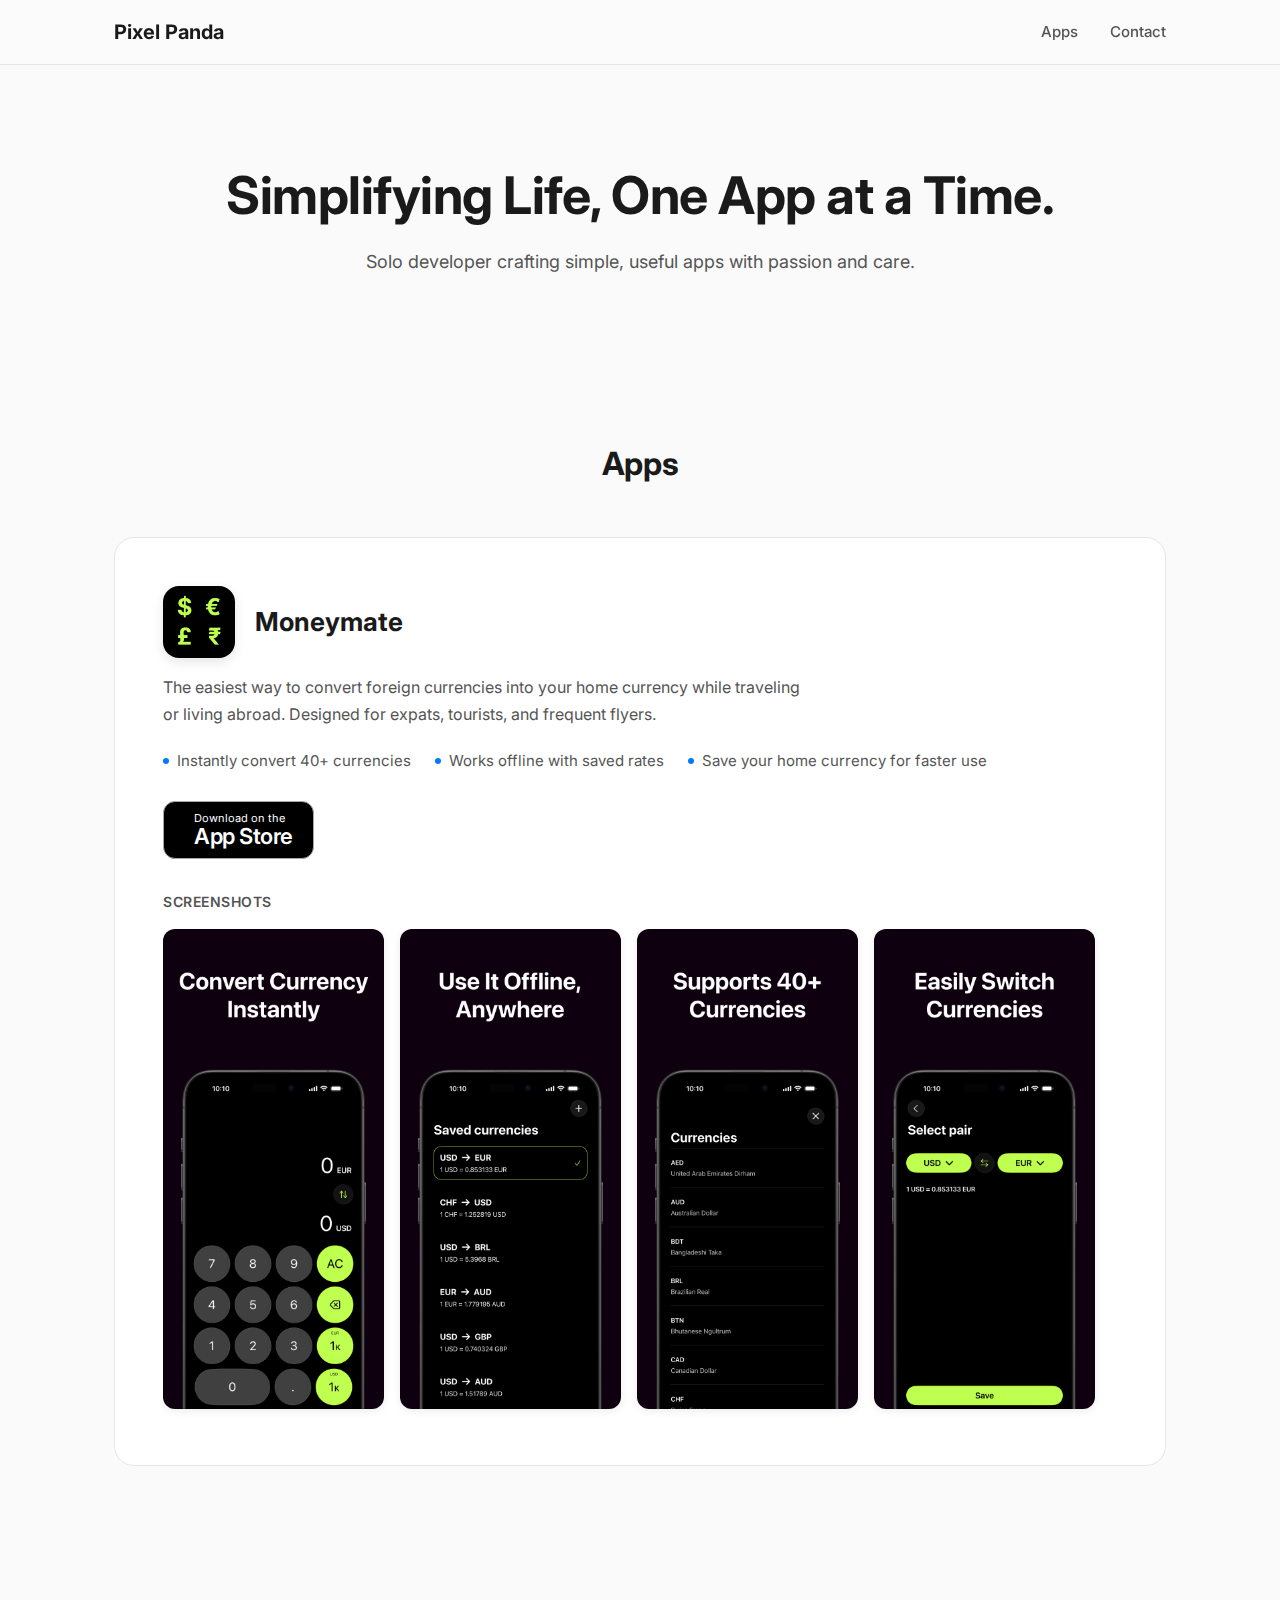
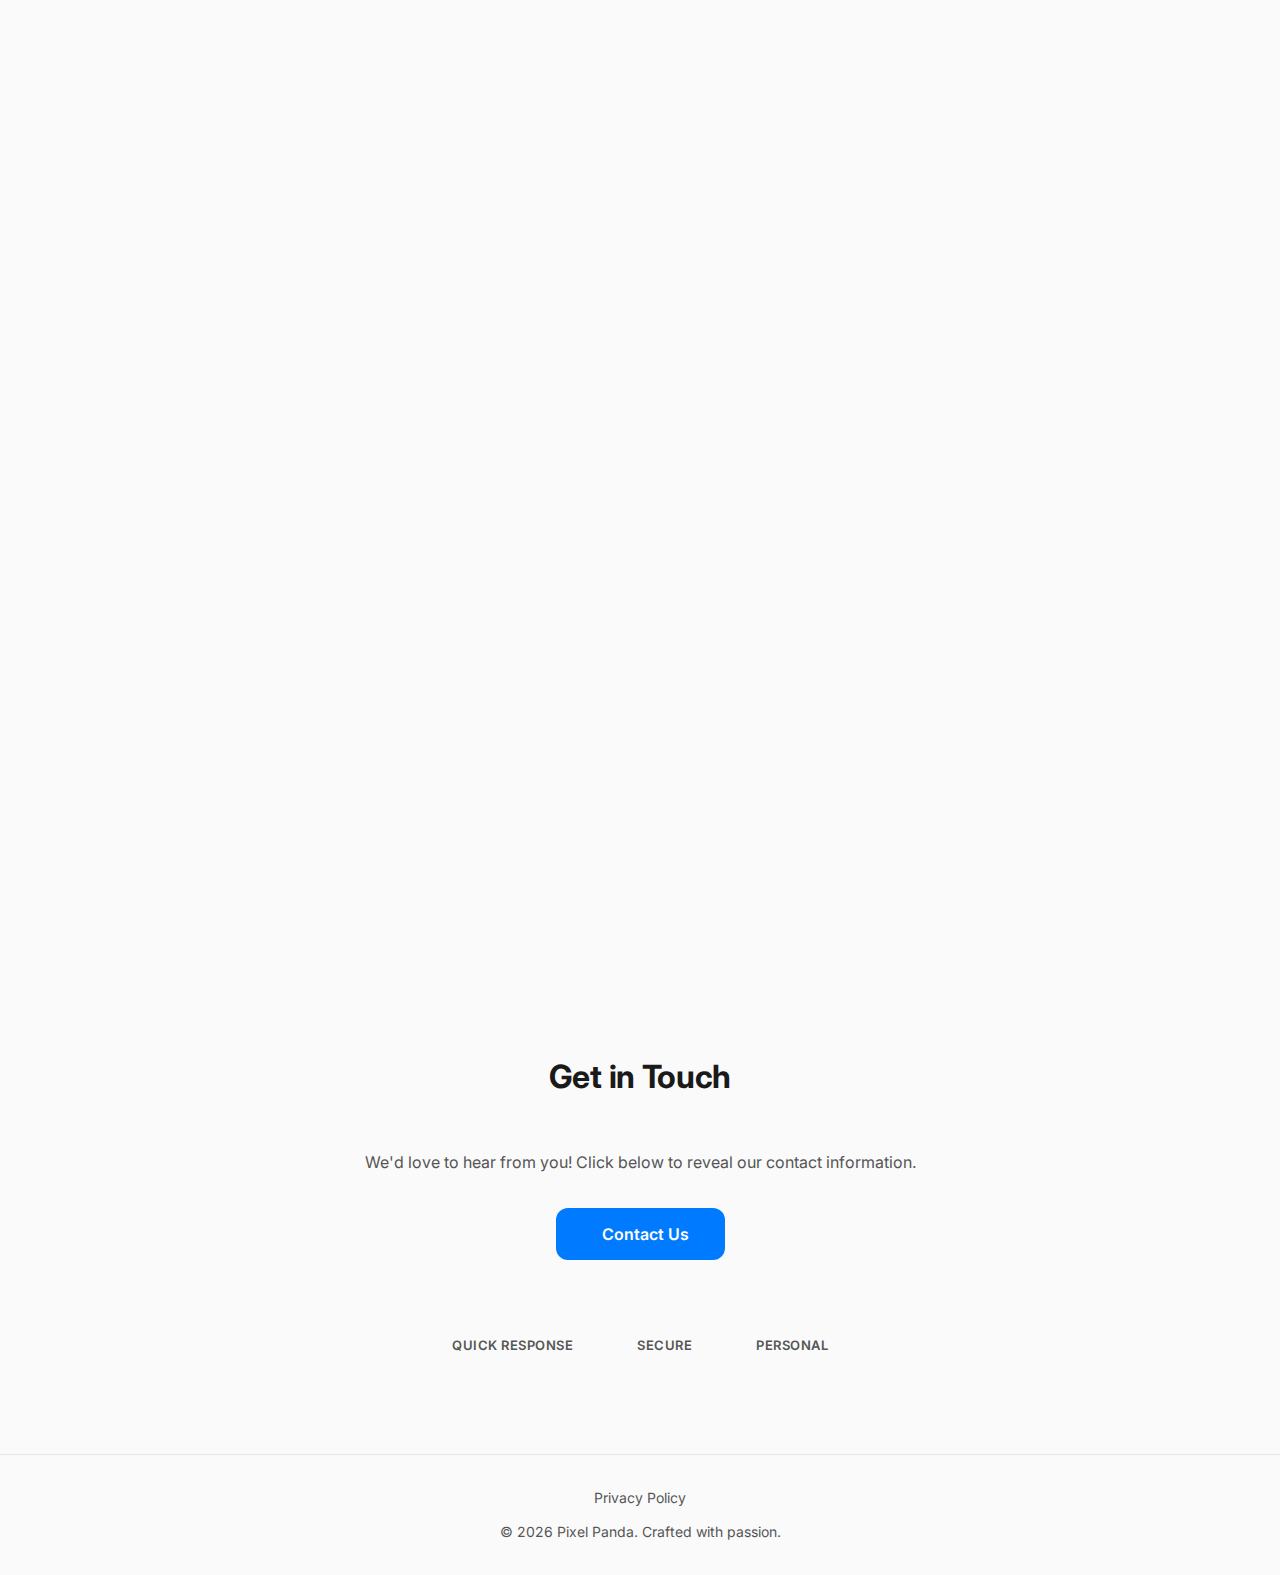
<file: index.html>
<!DOCTYPE html>
<html lang="en">
<head>
  <meta charset="UTF-8">
  <meta name="viewport" content="width=device-width, initial-scale=1.0">
  <title>Pixel Panda — Simplifying Life, One App at a Time</title>
  <meta name="description" content="Solo developer building iOS apps that simplify life. Moneymate for currency conversion, TradeOK for trading windows.">
  <link rel="preconnect" href="https://fonts.googleapis.com">
  <link rel="preconnect" href="https://fonts.gstatic.com" crossorigin>
  <link href="https://fonts.googleapis.com/css2?family=Inter:wght@400;500;600;700&display=swap" rel="stylesheet">
  <link rel="stylesheet" href="https://use.fontawesome.com/releases/v5.8.1/css/all.css" integrity="sha384-50oBUHEmvpQ+1lW4y57PTFmhCaXp0ML5d60M1M7uH2+nqUivzIebhndOJK28anvf" crossorigin="anonymous">
  <style>
    *, *::before, *::after {
      margin: 0;
      padding: 0;
      box-sizing: border-box;
    }

    :root {
      --bg: #fafafa;
      --text: #1a1a1a;
      --text-secondary: #555;
      --accent: #007AFF;
      --accent-hover: #0062cc;
      --card-bg: #fff;
      --border: #e5e5e5;
      --max-width: 1100px;
    }

    html {
      scroll-behavior: smooth;
    }

    body {
      font-family: 'Inter', -apple-system, BlinkMacSystemFont, 'Segoe UI', sans-serif;
      background: var(--bg);
      color: var(--text);
      line-height: 1.6;
      -webkit-font-smoothing: antialiased;
    }

    /* === NAV === */
    .nav {
      position: sticky;
      top: 0;
      z-index: 100;
      background: rgba(250, 250, 250, 0.85);
      backdrop-filter: blur(12px);
      -webkit-backdrop-filter: blur(12px);
      border-bottom: 1px solid var(--border);
    }

    .nav-inner {
      max-width: var(--max-width);
      margin: 0 auto;
      padding: 0 24px;
      height: 64px;
      display: flex;
      align-items: center;
      justify-content: space-between;
    }

    .nav-logo {
      font-size: 20px;
      font-weight: 700;
      color: var(--text);
      text-decoration: none;
    }

    .nav-links {
      display: flex;
      gap: 32px;
      list-style: none;
    }

    .nav-links a {
      text-decoration: none;
      color: var(--text-secondary);
      font-size: 15px;
      font-weight: 500;
      transition: color 0.2s;
    }

    .nav-links a:hover {
      color: var(--accent);
    }

    .hamburger {
      display: none;
      background: none;
      border: none;
      cursor: pointer;
      padding: 8px;
      color: var(--text);
      font-size: 22px;
    }

    .mobile-menu {
      display: none;
      position: fixed;
      inset: 0;
      background: rgba(250, 250, 250, 0.98);
      backdrop-filter: blur(12px);
      -webkit-backdrop-filter: blur(12px);
      z-index: 99;
      flex-direction: column;
      align-items: center;
      justify-content: center;
      gap: 40px;
    }

    .mobile-menu.open {
      display: flex;
    }

    .mobile-menu a {
      font-size: 24px;
      font-weight: 600;
      text-decoration: none;
      color: var(--text);
      transition: color 0.2s;
    }

    .mobile-menu a:hover {
      color: var(--accent);
    }

    .mobile-menu-close {
      position: absolute;
      top: 20px;
      right: 24px;
      background: none;
      border: none;
      font-size: 28px;
      cursor: pointer;
      color: var(--text);
    }

    /* === HERO === */
    .hero {
      max-width: var(--max-width);
      margin: 0 auto;
      padding: 100px 24px 80px;
      text-align: center;
    }

    .hero h1 {
      font-size: 44px;
      font-weight: 700;
      line-height: 1.2;
      margin-bottom: 20px;
      letter-spacing: -0.5px;
    }

    .hero p {
      font-size: 18px;
      color: var(--text-secondary);
      margin: 0 auto;
      line-height: 1.7;
    }

    /* === SECTION COMMON === */
    .section {
      max-width: var(--max-width);
      margin: 0 auto;
      padding: 80px 24px;
    }

    .section-title {
      font-size: 32px;
      font-weight: 700;
      margin-bottom: 48px;
      text-align: center;
      letter-spacing: -0.3px;
    }

    /* === APP CARDS === */
    .app-card {
      background: var(--card-bg);
      border: 1px solid var(--border);
      border-radius: 20px;
      padding: 48px;
      margin-bottom: 48px;
      opacity: 0;
      transform: translateY(24px);
      transition: opacity 0.6s ease, transform 0.6s ease;
    }

    .app-card.visible {
      opacity: 1;
      transform: translateY(0);
    }

    .app-header {
      display: flex;
      align-items: center;
      gap: 20px;
      margin-bottom: 16px;
    }

    .app-icon {
      width: 72px;
      height: 72px;
      border-radius: 16px;
      box-shadow: 0 4px 12px rgba(0, 0, 0, 0.1);
    }

    .app-name {
      font-size: 26px;
      font-weight: 700;
    }

    .app-description {
      font-size: 16px;
      color: var(--text-secondary);
      margin-bottom: 20px;
      max-width: 640px;
      line-height: 1.7;
    }

    .app-features {
      list-style: none;
      margin-bottom: 28px;
      display: flex;
      flex-wrap: wrap;
      gap: 8px 24px;
    }

    .app-features li {
      font-size: 15px;
      color: var(--text-secondary);
      display: flex;
      align-items: center;
      gap: 8px;
    }

    .app-features li::before {
      content: '';
      width: 6px;
      height: 6px;
      background: var(--accent);
      border-radius: 50%;
      flex-shrink: 0;
    }

    .app-store-btn {
      display: inline-flex;
      align-items: center;
      gap: 10px;
      background: #000;
      color: #fff;
      text-decoration: none;
      padding: 10px 20px;
      border-radius: 12px;
      border: 1px solid #a6a6a6;
      transition: background 0.2s, transform 0.2s;
    }

    .app-store-btn:hover {
      background: #333;
      transform: translateY(-2px);
    }

    .app-store-btn i {
      font-size: 32px;
    }

    .app-store-btn .btn-text {
      display: flex;
      flex-direction: column;
      line-height: 1.1;
    }

    .app-store-btn .btn-subtitle {
      font-size: 11px;
      font-weight: 400;
    }

    .app-store-btn .btn-title {
      font-size: 22px;
      font-weight: 600;
      letter-spacing: -0.5px;
    }

    /* === SCREENSHOTS === */
    .screenshots {
      margin-top: 32px;
    }

    .screenshots-label {
      font-size: 14px;
      font-weight: 600;
      text-transform: uppercase;
      letter-spacing: 0.5px;
      color: var(--text-secondary);
      margin-bottom: 16px;
    }

    .screenshots-scroll {
      display: flex;
      gap: 16px;
      overflow-x: auto;
      scroll-snap-type: x mandatory;
      -webkit-overflow-scrolling: touch;
      padding-bottom: 8px;
    }

    .screenshots-scroll::-webkit-scrollbar {
      height: 6px;
    }

    .screenshots-scroll::-webkit-scrollbar-track {
      background: var(--border);
      border-radius: 3px;
    }

    .screenshots-scroll::-webkit-scrollbar-thumb {
      background: #ccc;
      border-radius: 3px;
    }

    .screenshots-scroll img {
      height: 420px;
      width: auto;
      border-radius: 12px;
      scroll-snap-align: start;
      box-shadow: 0 2px 8px rgba(0, 0, 0, 0.08);
      flex-shrink: 0;
    }

    /* === CONTACT === */
    .contact {
      text-align: center;
    }

    .contact-subtitle {
      font-size: 16px;
      color: var(--text-secondary);
      margin-bottom: 32px;
    }

    .contact-btn {
      display: inline-flex;
      align-items: center;
      gap: 10px;
      background: var(--accent);
      color: #fff;
      border: none;
      padding: 16px 36px;
      border-radius: 12px;
      font-size: 16px;
      font-weight: 600;
      cursor: pointer;
      transition: background 0.2s, transform 0.2s;
      font-family: inherit;
    }

    .contact-btn:hover {
      background: var(--accent-hover);
      transform: translateY(-2px);
    }

    .email-reveal {
      margin-top: 24px;
      opacity: 0;
      transform: translateY(12px);
      transition: opacity 0.4s ease, transform 0.4s ease;
    }

    .email-reveal.show {
      opacity: 1;
      transform: translateY(0);
    }

    .email-reveal a {
      display: inline-flex;
      align-items: center;
      gap: 8px;
      color: var(--accent);
      text-decoration: none;
      font-size: 18px;
      font-weight: 600;
      padding: 12px 24px;
      background: rgba(0, 122, 255, 0.08);
      border-radius: 10px;
      transition: background 0.2s;
    }

    .email-reveal a:hover {
      background: rgba(0, 122, 255, 0.14);
    }

    .contact-badges {
      display: flex;
      justify-content: center;
      gap: 32px;
      margin-top: 48px;
      flex-wrap: wrap;
    }

    .badge {
      text-align: center;
      padding: 16px;
    }

    .badge i {
      font-size: 24px;
      color: var(--accent);
      margin-bottom: 8px;
      display: block;
    }

    .badge span {
      font-size: 13px;
      font-weight: 600;
      text-transform: uppercase;
      letter-spacing: 0.5px;
      color: var(--text-secondary);
    }

    /* === FOOTER === */
    .footer {
      border-top: 1px solid var(--border);
      padding: 32px 24px;
      text-align: center;
      font-size: 14px;
      color: var(--text-secondary);
    }

    .footer a {
      color: var(--text-secondary);
      text-decoration: none;
      transition: color 0.2s;
    }

    .footer a:hover {
      color: var(--accent);
    }

    .footer-links {
      margin-bottom: 12px;
      display: flex;
      justify-content: center;
      gap: 24px;
    }

    /* === ANIMATIONS === */
    @keyframes fadeInUp {
      from {
        opacity: 0;
        transform: translateY(24px);
      }
      to {
        opacity: 1;
        transform: translateY(0);
      }
    }

    .fade-in {
      animation: fadeInUp 0.8s ease forwards;
    }

    /* === RESPONSIVE === */
    @media (max-width: 768px) {
      .nav-links {
        display: none;
      }

      .hamburger {
        display: block;
      }

      .hero {
        padding: 64px 24px 48px;
      }

      .hero h1 {
        font-size: 32px;
      }

      .hero p {
        font-size: 16px;
      }

      .section {
        padding: 56px 24px;
      }

      .section-title {
        font-size: 26px;
        margin-bottom: 32px;
      }

      .app-card {
        padding: 28px;
        margin-bottom: 32px;
      }

      .app-icon {
        width: 56px;
        height: 56px;
        border-radius: 12px;
      }

      .app-name {
        font-size: 22px;
      }

      .app-features {
        flex-direction: column;
        gap: 6px;
      }

      .screenshots-scroll img {
        height: 320px;
      }

      .contact-badges {
        gap: 16px;
      }
    }

    @media (min-width: 1024px) {
      .hero h1 {
        font-size: 52px;
      }

      .screenshots-scroll img {
        height: 480px;
      }
    }
  </style>
</head>
<body>

  <!-- Nav -->
  <nav class="nav">
    <div class="nav-inner">
      <a href="#" class="nav-logo">Pixel Panda</a>
      <ul class="nav-links">
        <li><a href="#apps">Apps</a></li>
        <li><a href="#contact">Contact</a></li>
      </ul>
      <button class="hamburger" aria-label="Menu" onclick="document.getElementById('mobileMenu').classList.add('open')">
        <i class="fas fa-bars"></i>
      </button>
    </div>
  </nav>

  <!-- Mobile Menu -->
  <div class="mobile-menu" id="mobileMenu">
    <button class="mobile-menu-close" aria-label="Close" onclick="document.getElementById('mobileMenu').classList.remove('open')">
      <i class="fas fa-times"></i>
    </button>
    <a href="#apps" onclick="document.getElementById('mobileMenu').classList.remove('open')">Apps</a>
    <a href="#contact" onclick="document.getElementById('mobileMenu').classList.remove('open')">Contact</a>
  </div>

  <!-- Hero -->
  <section class="hero fade-in">
    <h1>Simplifying Life, One App at a Time.</h1>
    <p>Solo developer crafting simple, useful apps with passion and care.</p>
  </section>

  <!-- Apps -->
  <section class="section" id="apps">
    <h2 class="section-title">Apps</h2>

    <!-- Moneymate -->
    <div class="app-card">
      <div class="app-header">
        <img src="apps/moneymate/icon.png" alt="Moneymate icon" class="app-icon">
        <h3 class="app-name">Moneymate</h3>
      </div>
      <p class="app-description">The easiest way to convert foreign currencies into your home currency while traveling or living abroad. Designed for expats, tourists, and frequent flyers.</p>
      <ul class="app-features">
        <li>Instantly convert 40+ currencies</li>
        <li>Works offline with saved rates</li>
        <li>Save your home currency for faster use</li>
      </ul>
      <a href="https://apps.apple.com/us/app/moneymate-currency-helper/id6744895332" target="_blank" rel="noopener" class="app-store-btn">
        <i class="fab fa-apple"></i>
        <span class="btn-text">
          <span class="btn-subtitle">Download on the</span>
          <span class="btn-title">App Store</span>
        </span>
      </a>
      <div class="screenshots">
        <div class="screenshots-label">Screenshots</div>
        <div class="screenshots-scroll">
          <img src="apps/moneymate/screenshots/screenshot-1.png" alt="Moneymate screenshot 1" loading="lazy">
          <img src="apps/moneymate/screenshots/screenshot-2.png" alt="Moneymate screenshot 2" loading="lazy">
          <img src="apps/moneymate/screenshots/screenshot-3.png" alt="Moneymate screenshot 3" loading="lazy">
          <img src="apps/moneymate/screenshots/screenshot-4.png" alt="Moneymate screenshot 4" loading="lazy">
        </div>
      </div>
    </div>

    <!-- TradeOK -->
    <div class="app-card">
      <div class="app-header">
        <img src="apps/tradeok/icon.png" alt="TradeOK icon" class="app-icon">
        <h3 class="app-name">TradeOK</h3>
      </div>
      <p class="app-description">Helps employees stay informed about company trading windows and blackout periods. Clearly shows when trading is open and when it is restricted.</p>
      <ul class="app-features">
        <li>At-a-glance trading window status</li>
        <li>Calendar-based blackout timeline</li>
        <li>Clean, distraction-free interface</li>
      </ul>
      <a href="https://apps.apple.com/us/app/tradeok/id6758878295" target="_blank" rel="noopener" class="app-store-btn">
        <i class="fab fa-apple"></i>
        <span class="btn-text">
          <span class="btn-subtitle">Download on the</span>
          <span class="btn-title">App Store</span>
        </span>
      </a>
      <div class="screenshots">
        <div class="screenshots-label">Screenshots</div>
        <div class="screenshots-scroll">
          <img src="apps/tradeok/screenshots/screenshot-1.png" alt="TradeOK screenshot 1" loading="lazy">
          <img src="apps/tradeok/screenshots/screenshot-2.png" alt="TradeOK screenshot 2" loading="lazy">
          <img src="apps/tradeok/screenshots/screenshot-3.png" alt="TradeOK screenshot 3" loading="lazy">
          <img src="apps/tradeok/screenshots/screenshot-4.png" alt="TradeOK screenshot 4" loading="lazy">
        </div>
      </div>
    </div>
  </section>

  <!-- Contact -->
  <section class="section contact" id="contact">
    <h2 class="section-title">Get in Touch</h2>
    <p class="contact-subtitle">We'd love to hear from you! Click below to reveal our contact information.</p>
    <button class="contact-btn" onclick="revealEmail()">
      <i class="fas fa-paper-plane"></i> Contact Us
    </button>
    <div class="email-reveal" id="emailReveal"></div>
    <div class="contact-badges">
      <div class="badge">
        <i class="fas fa-clock"></i>
        <span>Quick Response</span>
      </div>
      <div class="badge">
        <i class="fas fa-shield-alt"></i>
        <span>Secure</span>
      </div>
      <div class="badge">
        <i class="fas fa-heart"></i>
        <span>Personal</span>
      </div>
    </div>
  </section>

  <!-- Footer -->
  <footer class="footer">
    <div class="footer-links">
      <a href="privacy-policy.html">Privacy Policy</a>
    </div>
    <p>&copy; 2026 Pixel Panda. Crafted with passion.</p>
  </footer>

  <script>
    // Email obfuscation
    function revealEmail() {
      const parts = ["panda", "pixel", "&#46;", "hel", "&#64;", "dev", "p"];
      const order = [3, 6, 4, 1, 0, 2, 5];
      const emailEncoded = order.map(i => parts[i]).join('');
      const emailPlain = order.map(i => {
        return parts[i].replace('&#64;', '@').replace('&#46;', '.');
      }).join('');

      const container = document.getElementById('emailReveal');
      container.innerHTML = '<a href="mailto:' + emailPlain + '"><i class="fas fa-envelope"></i> ' + emailEncoded + '</a>';
      container.classList.add('show');

      const btn = document.querySelector('.contact-btn');
      btn.innerHTML = '<i class="fas fa-check"></i> Email Revealed!';
      btn.style.background = '#28a745';
      setTimeout(() => {
        btn.innerHTML = '<i class="fas fa-paper-plane"></i> Contact Us';
        btn.style.background = '';
      }, 2000);
    }

    // Fade-in on scroll for app cards
    const observer = new IntersectionObserver((entries) => {
      entries.forEach(entry => {
        if (entry.isIntersecting) {
          entry.target.classList.add('visible');
        }
      });
    }, { threshold: 0.1, rootMargin: '0px 0px -40px 0px' });

    document.querySelectorAll('.app-card').forEach(card => observer.observe(card));
  </script>

</body>
</html>
</file>
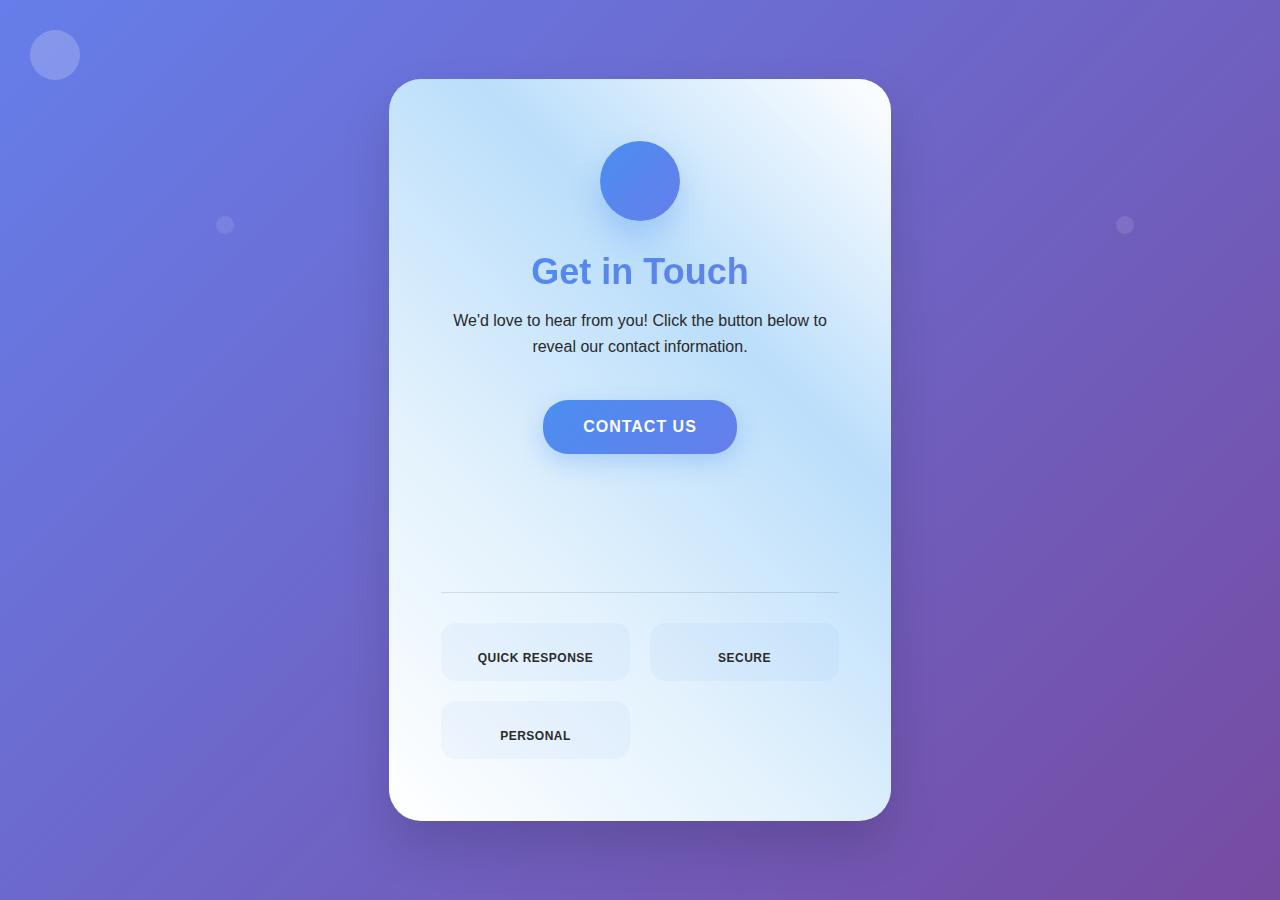
<file: contact-us.html>
<!DOCTYPE html>
<html lang="en">
<head>
  <meta charset="UTF-8">
  <meta name="viewport" content="width=device-width, initial-scale=1.0">
  <title>Contact Us - Pixel Panda</title>
  <link rel="stylesheet" href="https://use.fontawesome.com/releases/v5.8.1/css/all.css" integrity="sha384-50oBUHEmvpQ+1lW4y57PTFmhCaXp0ML5d60M1M7uH2+nqUivzIebhndOJK28anvf" crossorigin="anonymous">
  <style>
    * {
      margin: 0;
      padding: 0;
      box-sizing: border-box;
    }

    body {
      font-family: 'Roboto', 'Segoe UI', Tahoma, Geneva, Verdana, sans-serif;
      background: linear-gradient(135deg, #667eea 0%, #764ba2 100%);
      min-height: 100vh;
      display: flex;
      align-items: center;
      justify-content: center;
      padding: 20px;
      position: relative;
      overflow-x: hidden;
    }

    body::before {
      content: '';
      position: absolute;
      top: 0;
      left: 0;
      right: 0;
      bottom: 0;
      background: url('data:image/svg+xml,<svg xmlns="http://www.w3.org/2000/svg" viewBox="0 0 100 100"><defs><pattern id="grain" width="100" height="100" patternUnits="userSpaceOnUse"><circle cx="25" cy="25" r="1" fill="rgba(255,255,255,0.1)"/><circle cx="75" cy="75" r="1" fill="rgba(255,255,255,0.05)"/><circle cx="50" cy="10" r="0.5" fill="rgba(255,255,255,0.1)"/></pattern></defs><rect width="100" height="100" fill="url(%23grain)"/></svg>');
      pointer-events: none;
    }

    .contact-container {
      background: rgba(255, 255, 255, 0.95);
      backdrop-filter: blur(20px);
      border-radius: 30px;
      padding: 60px 50px;
      box-shadow: 0 25px 50px rgba(0, 0, 0, 0.15);
      text-align: center;
      max-width: 500px;
      width: 100%;
      border: 1px solid rgba(255, 255, 255, 0.3);
      position: relative;
      animation: slideIn 0.8s ease-out;
    }

    @keyframes slideIn {
      from {
        opacity: 0;
        transform: translateY(30px);
      }
      to {
        opacity: 1;
        transform: translateY(0);
      }
    }

    .contact-container::before {
      content: '';
      position: absolute;
      top: -2px;
      left: -2px;
      right: -2px;
      bottom: -2px;
      background: linear-gradient(45deg, #ffffff, #e3f2fd, #bbdefb, #ffffff);
      border-radius: 32px;
      z-index: -1;
      animation: borderRotate 3s linear infinite;
    }

    @keyframes borderRotate {
      0% { transform: rotate(0deg); }
      100% { transform: rotate(360deg); }
    }

    .back-button {
      position: absolute;
      top: 30px;
      left: 30px;
      background: rgba(255, 255, 255, 0.2);
      border: none;
      border-radius: 50%;
      width: 50px;
      height: 50px;
      display: flex;
      align-items: center;
      justify-content: center;
      cursor: pointer;
      transition: all 0.3s ease;
      backdrop-filter: blur(10px);
      color: white;
      font-size: 20px;
    }

    .back-button:hover {
      background: rgba(255, 255, 255, 0.3);
      transform: translateX(-5px);
    }

    .contact-icon {
      width: 80px;
      height: 80px;
      background: linear-gradient(135deg, #4b8ef1, #667eea);
      border-radius: 50%;
      display: flex;
      align-items: center;
      justify-content: center;
      margin: 0 auto 30px;
      font-size: 36px;
      color: white;
      box-shadow: 0 15px 30px rgba(75, 142, 241, 0.3);
      animation: pulse 2s infinite;
    }

    @keyframes pulse {
      0%, 100% { transform: scale(1); }
      50% { transform: scale(1.05); }
    }

    .page-title {
      font-size: 36px;
      font-weight: 700;
      color: #2a2a2a;
      margin-bottom: 15px;
      background: linear-gradient(135deg, #4b8ef1, #667eea);
      -webkit-background-clip: text;
      -webkit-text-fill-color: transparent;
      background-clip: text;
    }

    .subtitle {
      font-size: 16px;
      color: #2a2a2a;
      margin-bottom: 40px;
      line-height: 1.6;
      font-weight: 500;
    }

    .email-button {
      background: linear-gradient(135deg, #4b8ef1, #667eea);
      color: white;
      border: none;
      border-radius: 25px;
      padding: 18px 40px;
      font-size: 16px;
      font-weight: 600;
      cursor: pointer;
      transition: all 0.3s ease;
      box-shadow: 0 8px 25px rgba(75, 142, 241, 0.3);
      position: relative;
      overflow: hidden;
      text-transform: uppercase;
      letter-spacing: 1px;
    }

    .email-button::before {
      content: '';
      position: absolute;
      top: 0;
      left: -100%;
      width: 100%;
      height: 100%;
      background: linear-gradient(90deg, transparent, rgba(255,255,255,0.3), transparent);
      transition: left 0.5s;
    }

    .email-button:hover::before {
      left: 100%;
    }

    .email-button:hover {
      transform: translateY(-3px);
      box-shadow: 0 12px 35px rgba(75, 142, 241, 0.4);
    }

    .email-button:active {
      transform: translateY(-1px);
    }

    .email-container {
      margin-top: 30px;
      padding: 20px;
      background: rgba(75, 142, 241, 0.1);
      border-radius: 15px;
      border-left: 4px solid #4b8ef1;
      opacity: 0;
      transform: translateY(20px);
      transition: all 0.5s ease;
    }

    .email-container.show {
      opacity: 1;
      transform: translateY(0);
    }

    .email-text {
      font-size: 16px;
      color: #2a2a2a;
      margin-bottom: 10px;
      font-weight: 500;
    }

    .email-link {
      display: inline-flex;
      align-items: center;
      gap: 8px;
      padding: 12px 20px;
      background: #4b8ef1;
      color: white !important;
      text-decoration: none;
      border-radius: 10px;
      font-weight: 600;
      transition: all 0.3s ease;
      margin-top: 10px;
    }

    .email-link:hover {
      background: #3a76d3;
      transform: translateY(-2px);
      box-shadow: 0 8px 20px rgba(75, 142, 241, 0.3);
      color: white !important;
    }

    .features {
      display: grid;
      grid-template-columns: repeat(auto-fit, minmax(120px, 1fr));
      gap: 20px;
      margin-top: 40px;
      padding-top: 30px;
      border-top: 1px solid rgba(0,0,0,0.1);
    }

    .feature {
      text-align: center;
      padding: 15px;
      border-radius: 15px;
      background: rgba(75, 142, 241, 0.05);
      transition: all 0.3s ease;
    }

    .feature:hover {
      background: rgba(75, 142, 241, 0.1);
      transform: translateY(-3px);
    }

    .feature i {
      font-size: 24px;
      color: #4b8ef1;
      margin-bottom: 10px;
      display: block;
    }

    .feature span {
      font-size: 12px;
      color: #2a2a2a;
      font-weight: 600;
      text-transform: uppercase;
      letter-spacing: 0.5px;
    }

    @media (max-width: 768px) {
      .contact-container {
        margin: 20px;
        padding: 40px 30px;
      }
      
      .page-title {
        font-size: 28px;
      }
      
      .back-button {
        top: 20px;
        left: 20px;
        width: 40px;
        height: 40px;
        font-size: 16px;
      }
    }
  </style>
</head>
<body>
  <button class="back-button" onclick="window.history.back()">
    <i class="fas fa-arrow-left"></i>
  </button>

  <div class="contact-container">
    <div class="contact-icon">
      <i class="fas fa-envelope"></i>
    </div>
    
    <h1 class="page-title">Get in Touch</h1>
    <p class="subtitle">We'd love to hear from you! Click the button below to reveal our contact information.</p>
    
    <button class="email-button" onclick="revealEmail()">
      <i class="fas fa-paper-plane"></i> Contact Us
    </button>
    
    <div id="email-container" class="email-container">
      <div class="email-text">Ready to connect? Here's how:</div>
    </div>

    <div class="features">
      <div class="feature">
        <i class="fas fa-clock"></i>
        <span>Quick Response</span>
      </div>
      <div class="feature">
        <i class="fas fa-shield-alt"></i>
        <span>Secure</span>
      </div>
      <div class="feature">
        <i class="fas fa-heart"></i>
        <span>Personal</span>
      </div>
    </div>
  </div>

  <script>
    function revealEmail() {
      const parts = ["panda", "pixel", "&#46;", "hel", "&#64;", "dev", "p"];
      const order = [3, 6, 4, 1, 0, 2, 5];
      const emailEncoded = order.map(i => parts[i]).join('');

      const emailPlain = order.map(i => {
        return parts[i]
          .replace('&#64;', '@')
          .replace('&#46;', '.');
      }).join('');

      const container = document.getElementById("email-container");
      container.innerHTML = `
        <div class="email-text">Ready to connect? Here's how:</div>
        <a class="email-link" href="mailto:${emailPlain}">
          <i class="fas fa-envelope"></i>
          ${emailEncoded}
        </a>
      `;
      container.classList.add('show');
      
      // Add a nice success animation
      const button = document.querySelector('.email-button');
      button.innerHTML = '<i class="fas fa-check"></i> Email Revealed!';
      button.style.background = 'linear-gradient(135deg, #28a745, #20c997)';
      
      setTimeout(() => {
        button.innerHTML = '<i class="fas fa-paper-plane"></i> Contact Us';
        button.style.background = 'linear-gradient(135deg, #4b8ef1, #667eea)';
      }, 2000);
    }

    // Add some interactive animations
    document.addEventListener('DOMContentLoaded', function() {
      const features = document.querySelectorAll('.feature');
      features.forEach((feature, index) => {
        feature.style.animationDelay = `${index * 0.1}s`;
        feature.style.animation = 'slideIn 0.6s ease-out forwards';
      });
    });
  </script>
</body>
</html>
</file>
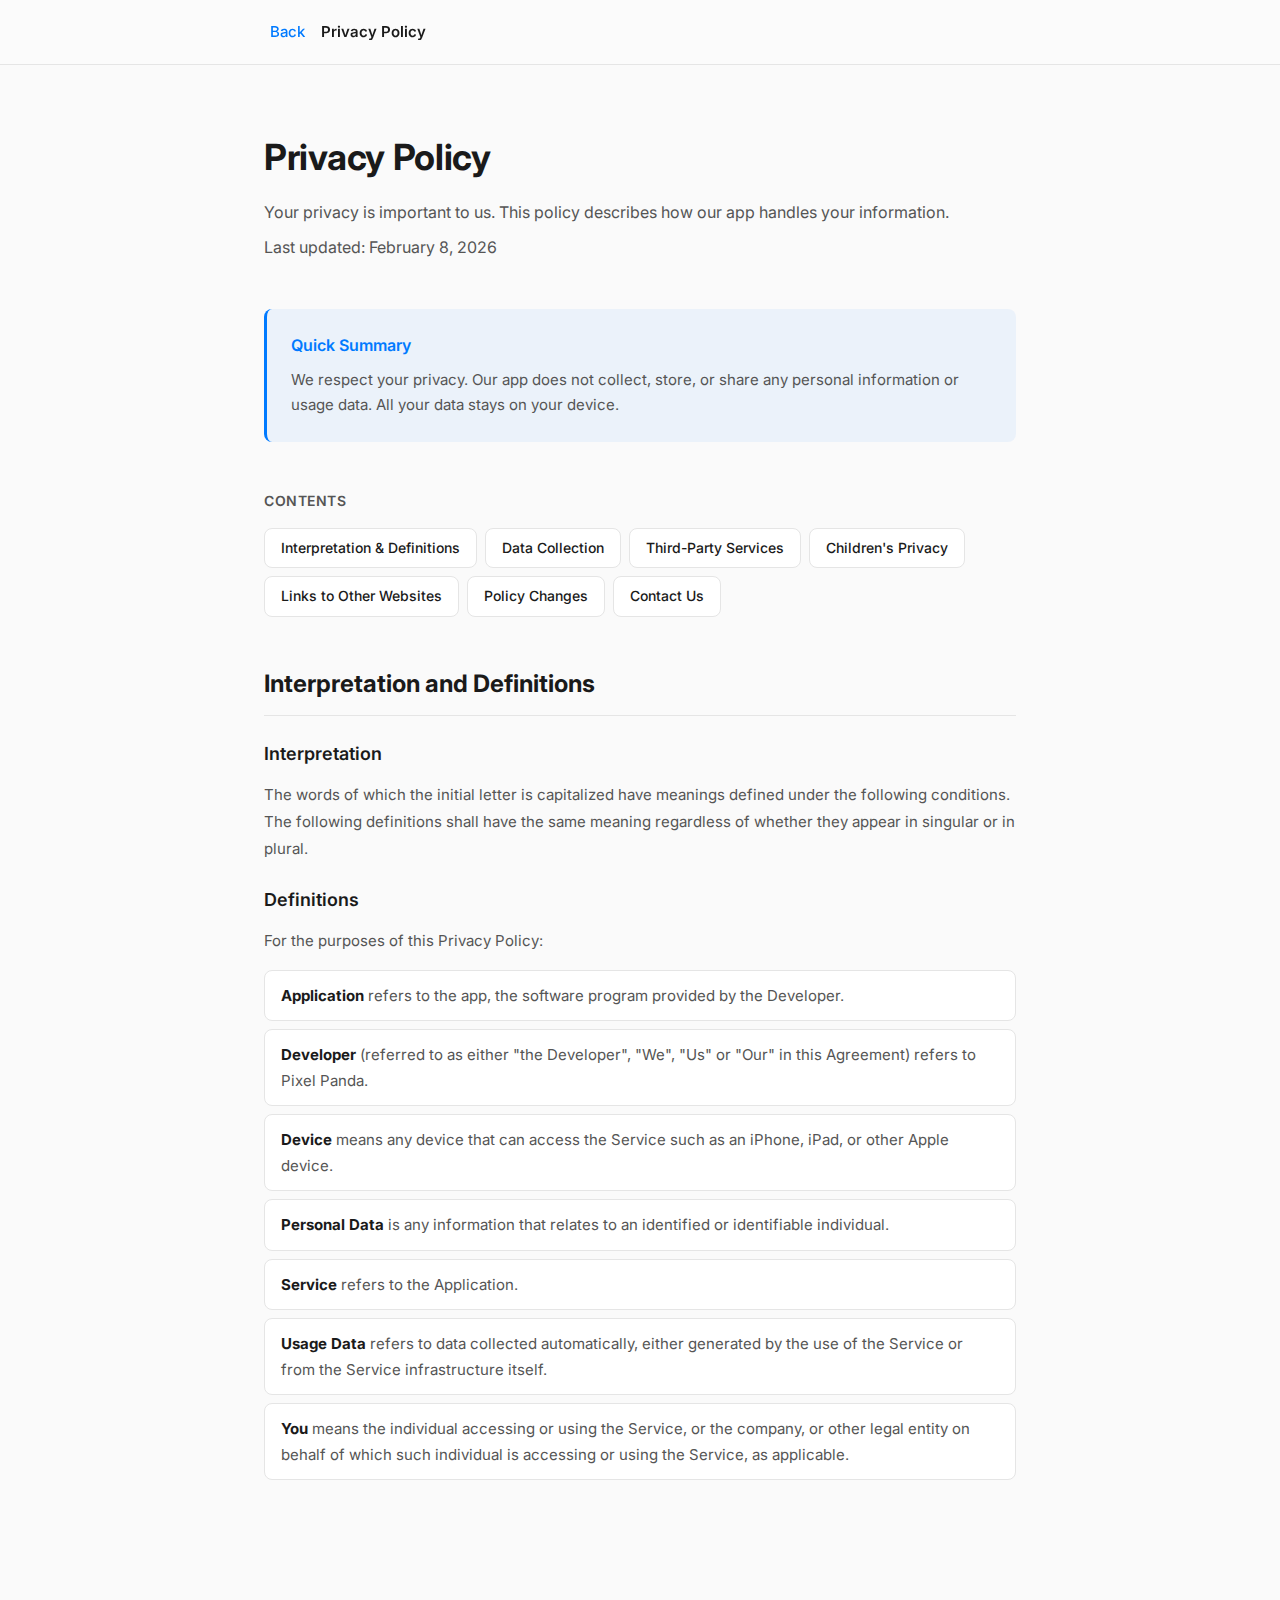
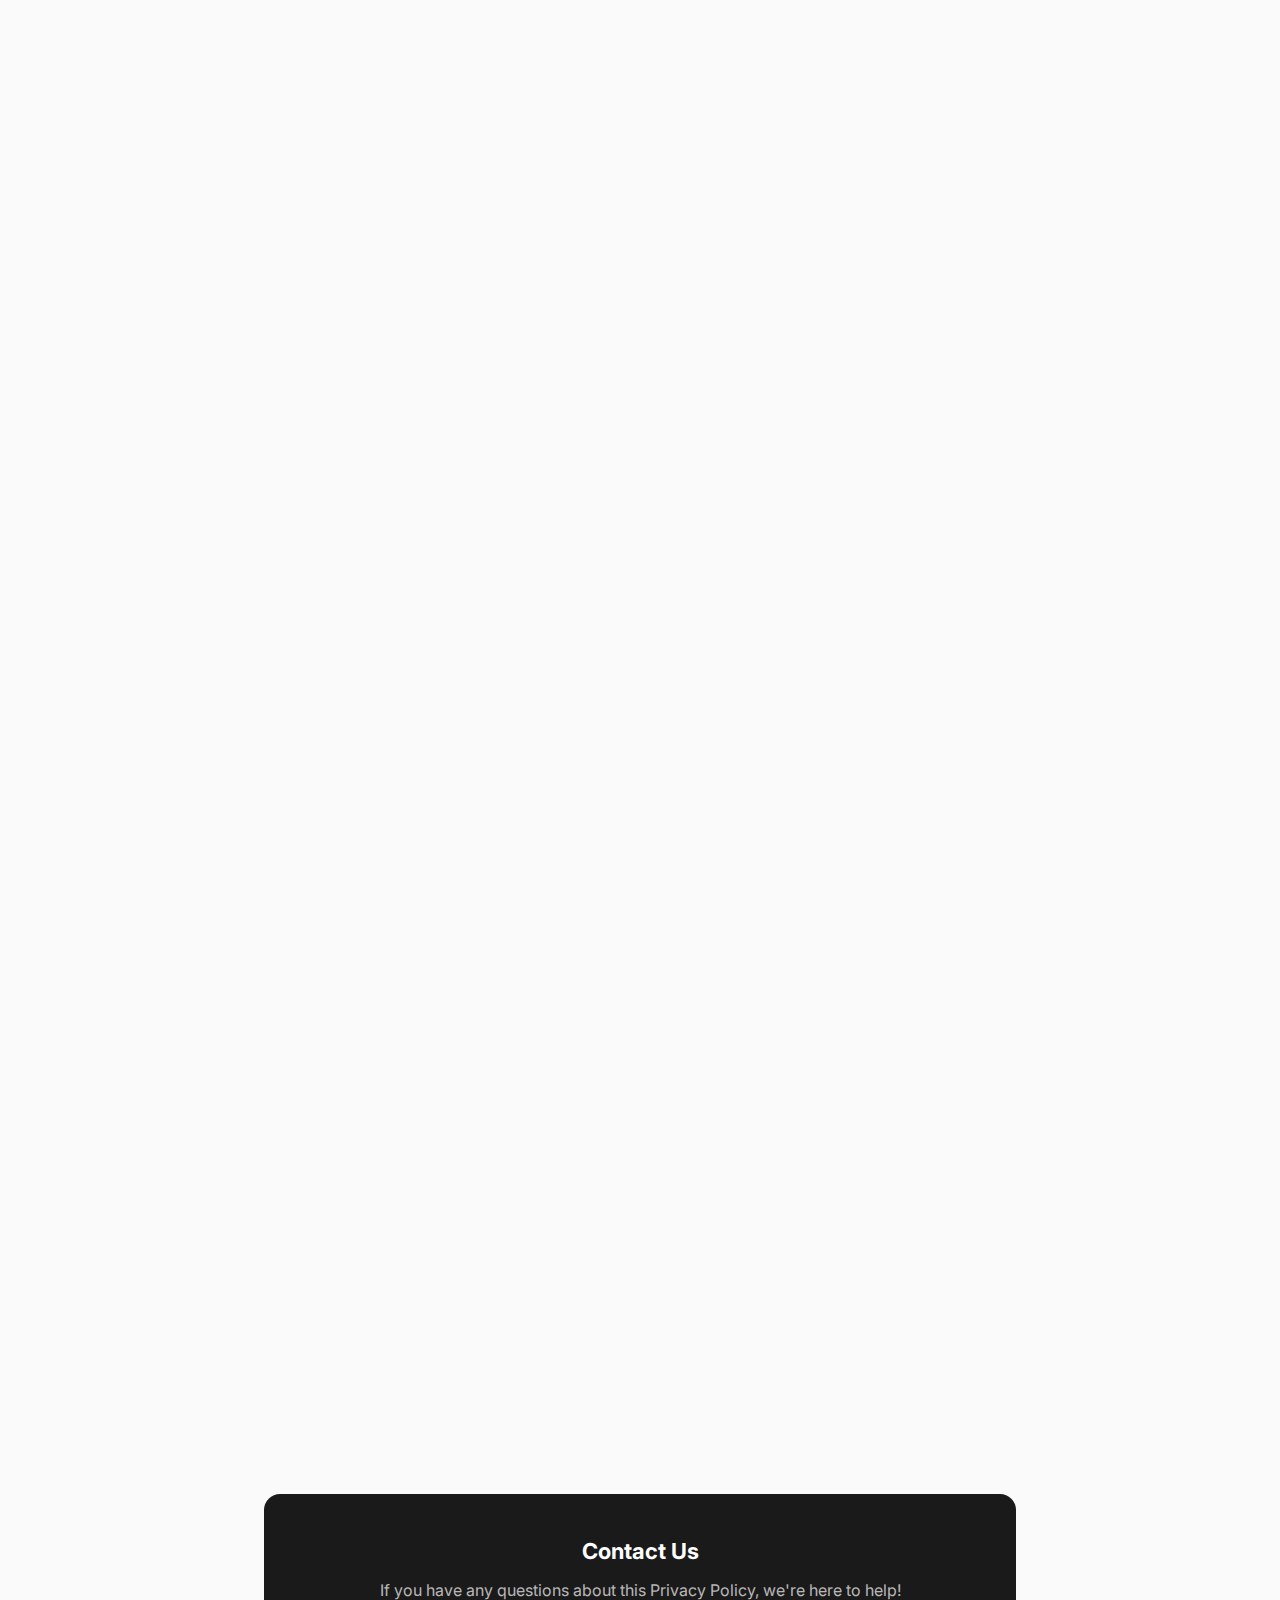
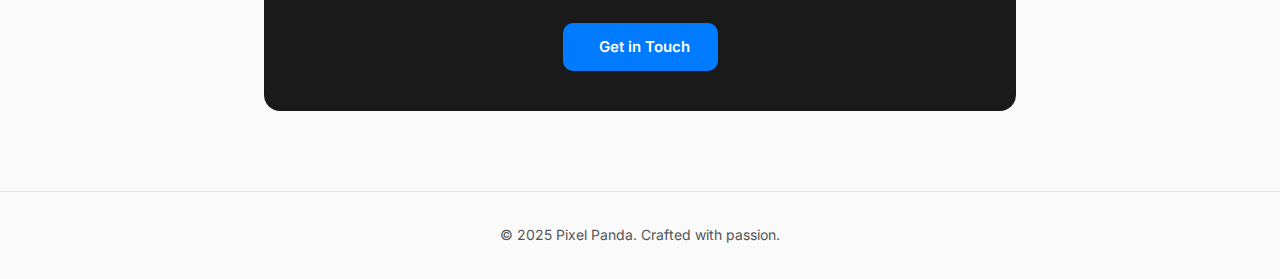
<file: privacy-policy.html>
<!DOCTYPE html>
<html lang="en">
<head>
  <meta charset="UTF-8">
  <meta name="viewport" content="width=device-width, initial-scale=1.0">
  <title>Privacy Policy — Pixel Panda</title>
  <link rel="preconnect" href="https://fonts.googleapis.com">
  <link rel="preconnect" href="https://fonts.gstatic.com" crossorigin>
  <link href="https://fonts.googleapis.com/css2?family=Inter:wght@400;500;600;700&display=swap" rel="stylesheet">
  <link rel="stylesheet" href="https://use.fontawesome.com/releases/v5.8.1/css/all.css" integrity="sha384-50oBUHEmvpQ+1lW4y57PTFmhCaXp0ML5d60M1M7uH2+nqUivzIebhndOJK28anvf" crossorigin="anonymous">
  <style>
    *, *::before, *::after {
      margin: 0;
      padding: 0;
      box-sizing: border-box;
    }

    :root {
      --bg: #fafafa;
      --text: #1a1a1a;
      --text-secondary: #555;
      --accent: #007AFF;
      --accent-hover: #0062cc;
      --card-bg: #fff;
      --border: #e5e5e5;
      --max-width: 800px;
    }

    html {
      scroll-behavior: smooth;
    }

    body {
      font-family: 'Inter', -apple-system, BlinkMacSystemFont, 'Segoe UI', sans-serif;
      background: var(--bg);
      color: var(--text);
      line-height: 1.6;
      -webkit-font-smoothing: antialiased;
    }

    /* === NAV === */
    .nav {
      position: sticky;
      top: 0;
      z-index: 100;
      background: rgba(250, 250, 250, 0.85);
      backdrop-filter: blur(12px);
      -webkit-backdrop-filter: blur(12px);
      border-bottom: 1px solid var(--border);
    }

    .nav-inner {
      max-width: var(--max-width);
      margin: 0 auto;
      padding: 0 24px;
      height: 64px;
      display: flex;
      align-items: center;
      gap: 16px;
    }

    .back-link {
      display: inline-flex;
      align-items: center;
      gap: 6px;
      text-decoration: none;
      color: var(--accent);
      font-size: 15px;
      font-weight: 500;
      transition: opacity 0.2s;
    }

    .back-link:hover {
      opacity: 0.7;
    }

    .nav-title {
      font-size: 15px;
      font-weight: 600;
      color: var(--text);
    }

    /* === CONTENT === */
    .content {
      max-width: var(--max-width);
      margin: 0 auto;
      padding: 64px 24px 80px;
    }

    .page-header {
      margin-bottom: 48px;
    }

    .page-header h1 {
      font-size: 36px;
      font-weight: 700;
      margin-bottom: 12px;
      letter-spacing: -0.3px;
    }

    .page-header p {
      font-size: 16px;
      color: var(--text-secondary);
      line-height: 1.7;
    }

    .last-updated {
      font-size: 14px;
      color: var(--text-secondary);
      margin-top: 8px;
    }

    /* === QUICK SUMMARY === */
    .summary-box {
      background: rgba(0, 122, 255, 0.06);
      border-left: 3px solid var(--accent);
      border-radius: 8px;
      padding: 24px;
      margin-bottom: 48px;
    }

    .summary-box h2 {
      font-size: 16px;
      font-weight: 600;
      color: var(--accent);
      margin-bottom: 8px;
    }

    .summary-box p {
      font-size: 15px;
      color: var(--text-secondary);
      line-height: 1.7;
    }

    /* === TOC === */
    .toc {
      margin-bottom: 48px;
    }

    .toc h2 {
      font-size: 14px;
      font-weight: 600;
      text-transform: uppercase;
      letter-spacing: 0.5px;
      color: var(--text-secondary);
      margin-bottom: 16px;
    }

    .toc ul {
      list-style: none;
      display: flex;
      flex-wrap: wrap;
      gap: 8px;
    }

    .toc a {
      display: inline-block;
      padding: 8px 16px;
      background: var(--card-bg);
      border: 1px solid var(--border);
      border-radius: 8px;
      text-decoration: none;
      font-size: 14px;
      font-weight: 500;
      color: var(--text);
      transition: border-color 0.2s, color 0.2s;
    }

    .toc a:hover {
      border-color: var(--accent);
      color: var(--accent);
    }

    /* === SECTIONS === */
    .policy-section {
      margin-bottom: 48px;
      scroll-margin-top: 80px;
      opacity: 0;
      transform: translateY(16px);
      transition: opacity 0.5s ease, transform 0.5s ease;
    }

    .policy-section.visible {
      opacity: 1;
      transform: translateY(0);
    }

    .policy-section h2 {
      font-size: 24px;
      font-weight: 700;
      margin-bottom: 20px;
      padding-bottom: 12px;
      border-bottom: 1px solid var(--border);
    }

    .policy-section h3 {
      font-size: 18px;
      font-weight: 600;
      margin: 24px 0 12px;
      color: var(--text);
    }

    .policy-section h4 {
      font-size: 16px;
      font-weight: 600;
      margin: 20px 0 10px;
    }

    .policy-section p {
      font-size: 15px;
      line-height: 1.8;
      color: var(--text-secondary);
      margin-bottom: 12px;
    }

    .policy-section ul {
      list-style: none;
      margin: 16px 0;
    }

    .policy-section li {
      font-size: 15px;
      line-height: 1.7;
      color: var(--text-secondary);
      padding: 12px 16px;
      background: var(--card-bg);
      border: 1px solid var(--border);
      border-radius: 8px;
      margin-bottom: 8px;
    }

    .policy-section li strong {
      color: var(--text);
    }

    .highlight-box {
      background: rgba(0, 122, 255, 0.06);
      border-radius: 8px;
      padding: 20px 24px;
      margin: 16px 0;
    }

    .highlight-box p {
      margin: 0;
      font-weight: 500;
      color: var(--text);
    }

    /* === CONTACT CTA === */
    .contact-cta {
      background: var(--text);
      color: #fff;
      border-radius: 16px;
      padding: 40px;
      text-align: center;
      margin-top: 48px;
    }

    .contact-cta h2 {
      font-size: 22px;
      font-weight: 700;
      margin-bottom: 8px;
      color: #fff;
      border: none;
      padding: 0;
    }

    .contact-cta p {
      color: rgba(255, 255, 255, 0.7);
      margin-bottom: 20px;
    }

    .contact-cta a {
      display: inline-flex;
      align-items: center;
      gap: 8px;
      background: var(--accent);
      color: #fff;
      text-decoration: none;
      padding: 12px 28px;
      border-radius: 10px;
      font-size: 15px;
      font-weight: 600;
      transition: background 0.2s, transform 0.2s;
    }

    .contact-cta a:hover {
      background: var(--accent-hover);
      transform: translateY(-2px);
    }

    /* === FOOTER === */
    .footer {
      border-top: 1px solid var(--border);
      padding: 32px 24px;
      text-align: center;
      font-size: 14px;
      color: var(--text-secondary);
    }

    /* === RESPONSIVE === */
    @media (max-width: 768px) {
      .page-header h1 {
        font-size: 28px;
      }

      .content {
        padding: 40px 20px 60px;
      }

      .policy-section h2 {
        font-size: 20px;
      }

      .contact-cta {
        padding: 32px 24px;
      }

      .toc ul {
        flex-direction: column;
      }
    }
  </style>
</head>
<body>

  <!-- Nav -->
  <nav class="nav">
    <div class="nav-inner">
      <a href="./" class="back-link">
        <i class="fas fa-arrow-left"></i> Back
      </a>
      <span class="nav-title">Privacy Policy</span>
    </div>
  </nav>

  <!-- Content -->
  <div class="content">
    <div class="page-header">
      <h1>Privacy Policy</h1>
      <p>Your privacy is important to us. This policy describes how <span class="app-name">our app</span> handles your information.</p>
      <p class="last-updated">Last updated: February 8, 2026</p>
    </div>

    <div class="summary-box">
      <h2>Quick Summary</h2>
      <p>We respect your privacy. <span class="app-name">Our app</span> does not collect, store, or share any personal information or usage data. All your data stays on your device.</p>
    </div>

    <div class="toc">
      <h2>Contents</h2>
      <ul>
        <li><a href="#interpretation">Interpretation &amp; Definitions</a></li>
        <li><a href="#data-collection">Data Collection</a></li>
        <li><a href="#third-party">Third-Party Services</a></li>
        <li><a href="#children">Children's Privacy</a></li>
        <li><a href="#links">Links to Other Websites</a></li>
        <li><a href="#changes">Policy Changes</a></li>
        <li><a href="#contact">Contact Us</a></li>
      </ul>
    </div>

    <div id="interpretation" class="policy-section">
      <h2>Interpretation and Definitions</h2>

      <h3>Interpretation</h3>
      <p>The words of which the initial letter is capitalized have meanings defined under the following conditions. The following definitions shall have the same meaning regardless of whether they appear in singular or in plural.</p>

      <h3>Definitions</h3>
      <p>For the purposes of this Privacy Policy:</p>
      <ul>
        <li><strong>Application</strong> refers to <span class="app-name">the app</span>, the software program provided by the Developer.</li>
        <li><strong>Developer</strong> (referred to as either "the Developer", "We", "Us" or "Our" in this Agreement) refers to Pixel Panda.</li>
        <li><strong>Device</strong> means any device that can access the Service such as an iPhone, iPad, or other Apple device.</li>
        <li><strong>Personal Data</strong> is any information that relates to an identified or identifiable individual.</li>
        <li><strong>Service</strong> refers to the Application.</li>
        <li><strong>Usage Data</strong> refers to data collected automatically, either generated by the use of the Service or from the Service infrastructure itself.</li>
        <li><strong>You</strong> means the individual accessing or using the Service, or the company, or other legal entity on behalf of which such individual is accessing or using the Service, as applicable.</li>
      </ul>
    </div>

    <div id="data-collection" class="policy-section">
      <h2>Collecting and Using Your Personal Data</h2>

      <h3>Personal Data</h3>
      <div class="highlight-box">
        <p>We do not collect any personally identifiable information while you use the Service.</p>
      </div>

      <h3>Usage Data</h3>
      <div class="highlight-box">
        <p>We do not collect any Usage Data when you use the Service.</p>
      </div>

      <h3>Data Storage</h3>
      <p>All data you create within the Application is stored locally on your Device. We do not have access to this data, and it is not transmitted to any external servers.</p>

      <h3>Analytics and Tracking</h3>
      <p>We do not use any analytics tools, tracking technologies, or advertising frameworks within the Application.</p>
    </div>

    <div id="third-party" class="policy-section">
      <h2>Third-Party Services</h2>
      <p>The Application does not integrate with any third-party services that collect personal data.</p>
      <p>If future updates include third-party integrations, this Privacy Policy will be updated accordingly, and you will be notified before any data sharing occurs.</p>
    </div>

    <div id="children" class="policy-section">
      <h2>Children's Privacy</h2>
      <p>Our Service does not address anyone under the age of 13. We do not knowingly collect personally identifiable information from anyone under the age of 13.</p>
      <p>Since we do not collect any personal data, there is no risk of children's data being collected or stored through our Application.</p>
    </div>

    <div id="links" class="policy-section">
      <h2>Links to Other Websites</h2>
      <p>Our Service may contain links to other websites that are not operated by Us. If You click on a third party link, You will be directed to that third party's site. We strongly advise You to review the Privacy Policy of every site You visit.</p>
      <p>We have no control over and assume no responsibility for the content, privacy policies or practices of any third party sites or services.</p>
    </div>

    <div id="changes" class="policy-section">
      <h2>Changes to this Privacy Policy</h2>
      <p>We may update Our Privacy Policy from time to time. We will notify You of any changes by posting the new Privacy Policy on this page and updating the "Last updated" date.</p>
      <p>You are advised to review this Privacy Policy periodically for any changes. Changes to this Privacy Policy are effective when they are posted on this page.</p>
    </div>

    <div id="contact" class="contact-cta">
      <h2>Contact Us</h2>
      <p>If you have any questions about this Privacy Policy, we're here to help!</p>
      <a href="./#contact">
        <i class="fas fa-envelope"></i> Get in Touch
      </a>
    </div>
  </div>

  <!-- Footer -->
  <footer class="footer">
    <p>&copy; 2025 Pixel Panda. Crafted with passion.</p>
  </footer>

  <script>
    // Populate app name from URL parameter: ?app=AppName
    (function() {
      var params = new URLSearchParams(window.location.search);
      var appName = params.get('app');
      if (appName) {
        document.title = 'Privacy Policy — ' + appName + ' — Pixel Panda';
        document.querySelectorAll('.app-name').forEach(function(el) {
          el.textContent = appName;
        });
      }
    })();

    // Smooth scrolling for anchor links
    document.querySelectorAll('a[href^="#"]').forEach(anchor => {
      anchor.addEventListener('click', function(e) {
        e.preventDefault();
        const target = document.querySelector(this.getAttribute('href'));
        if (target) {
          target.scrollIntoView({ behavior: 'smooth', block: 'start' });
        }
      });
    });

    // Fade-in on scroll
    const observer = new IntersectionObserver((entries) => {
      entries.forEach(entry => {
        if (entry.isIntersecting) {
          entry.target.classList.add('visible');
        }
      });
    }, { threshold: 0.1, rootMargin: '0px 0px -40px 0px' });

    document.querySelectorAll('.policy-section').forEach(section => observer.observe(section));
  </script>

</body>
</html>
</file>
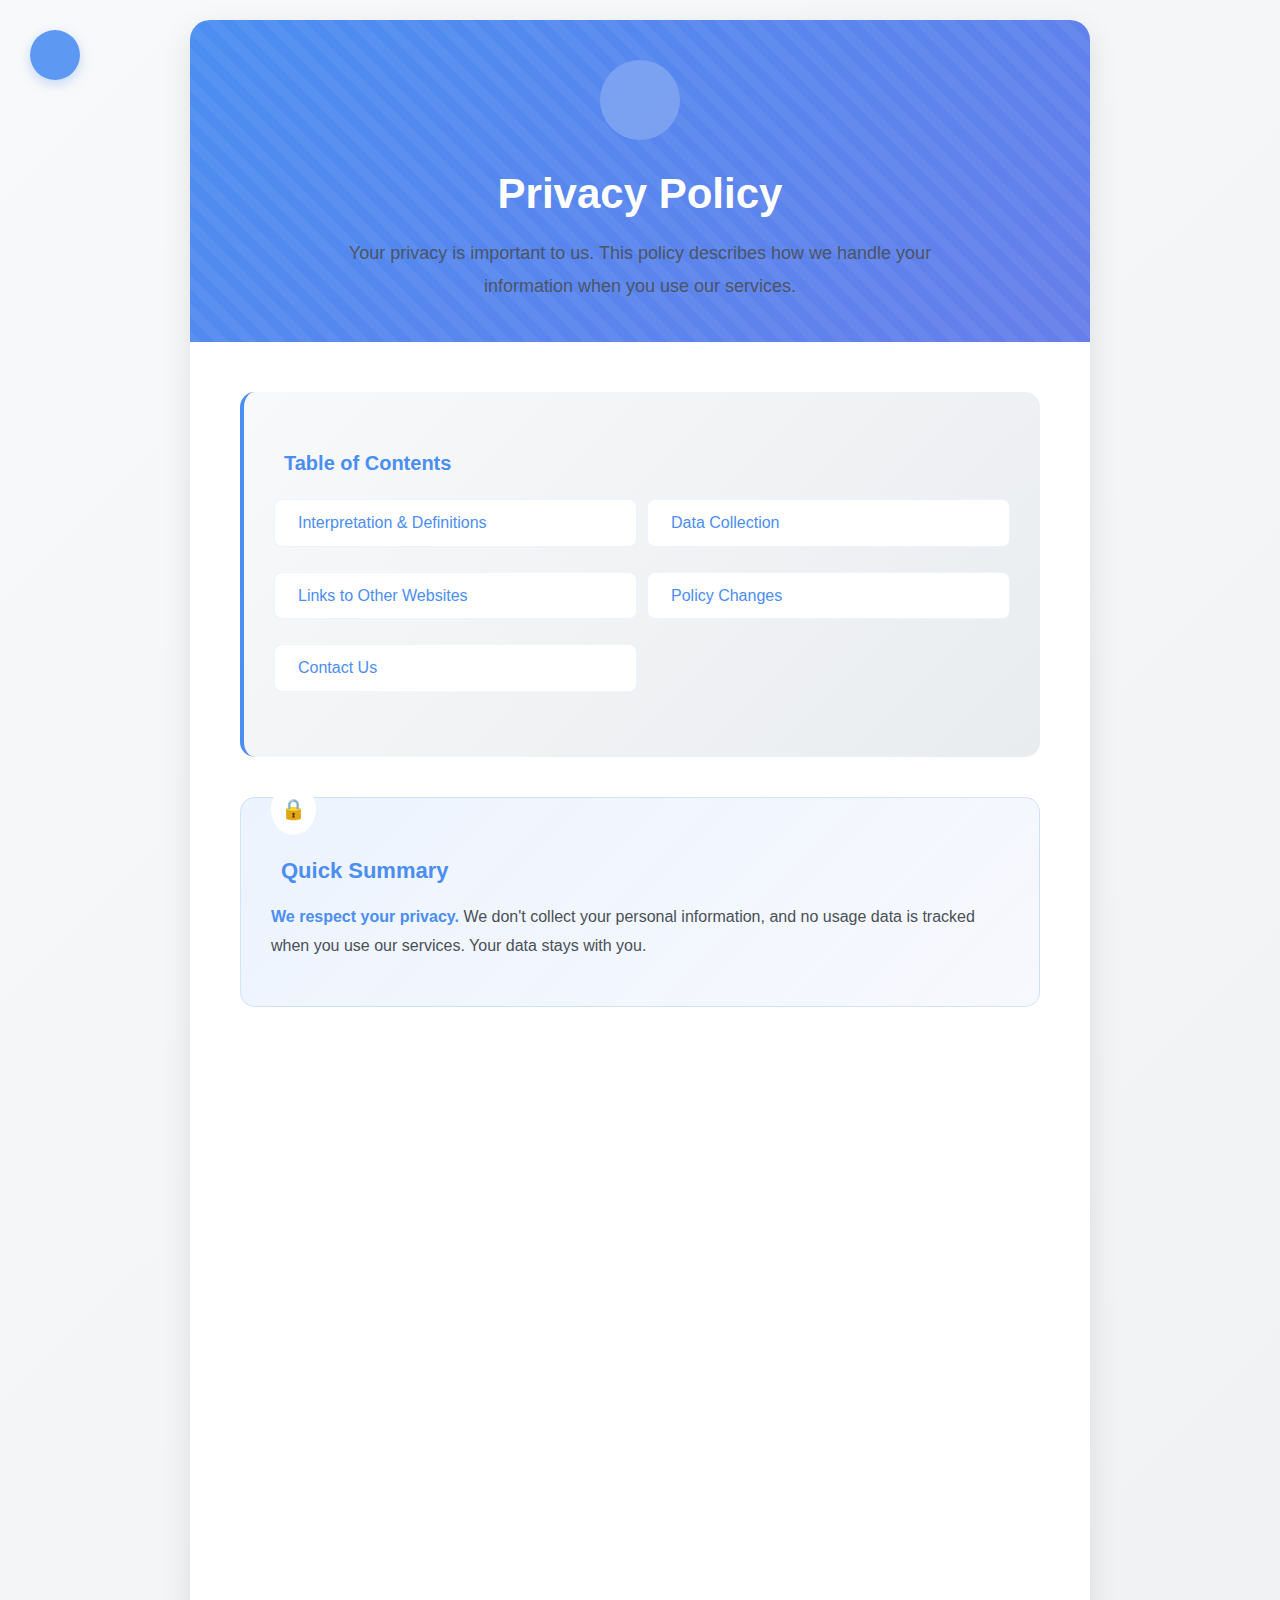
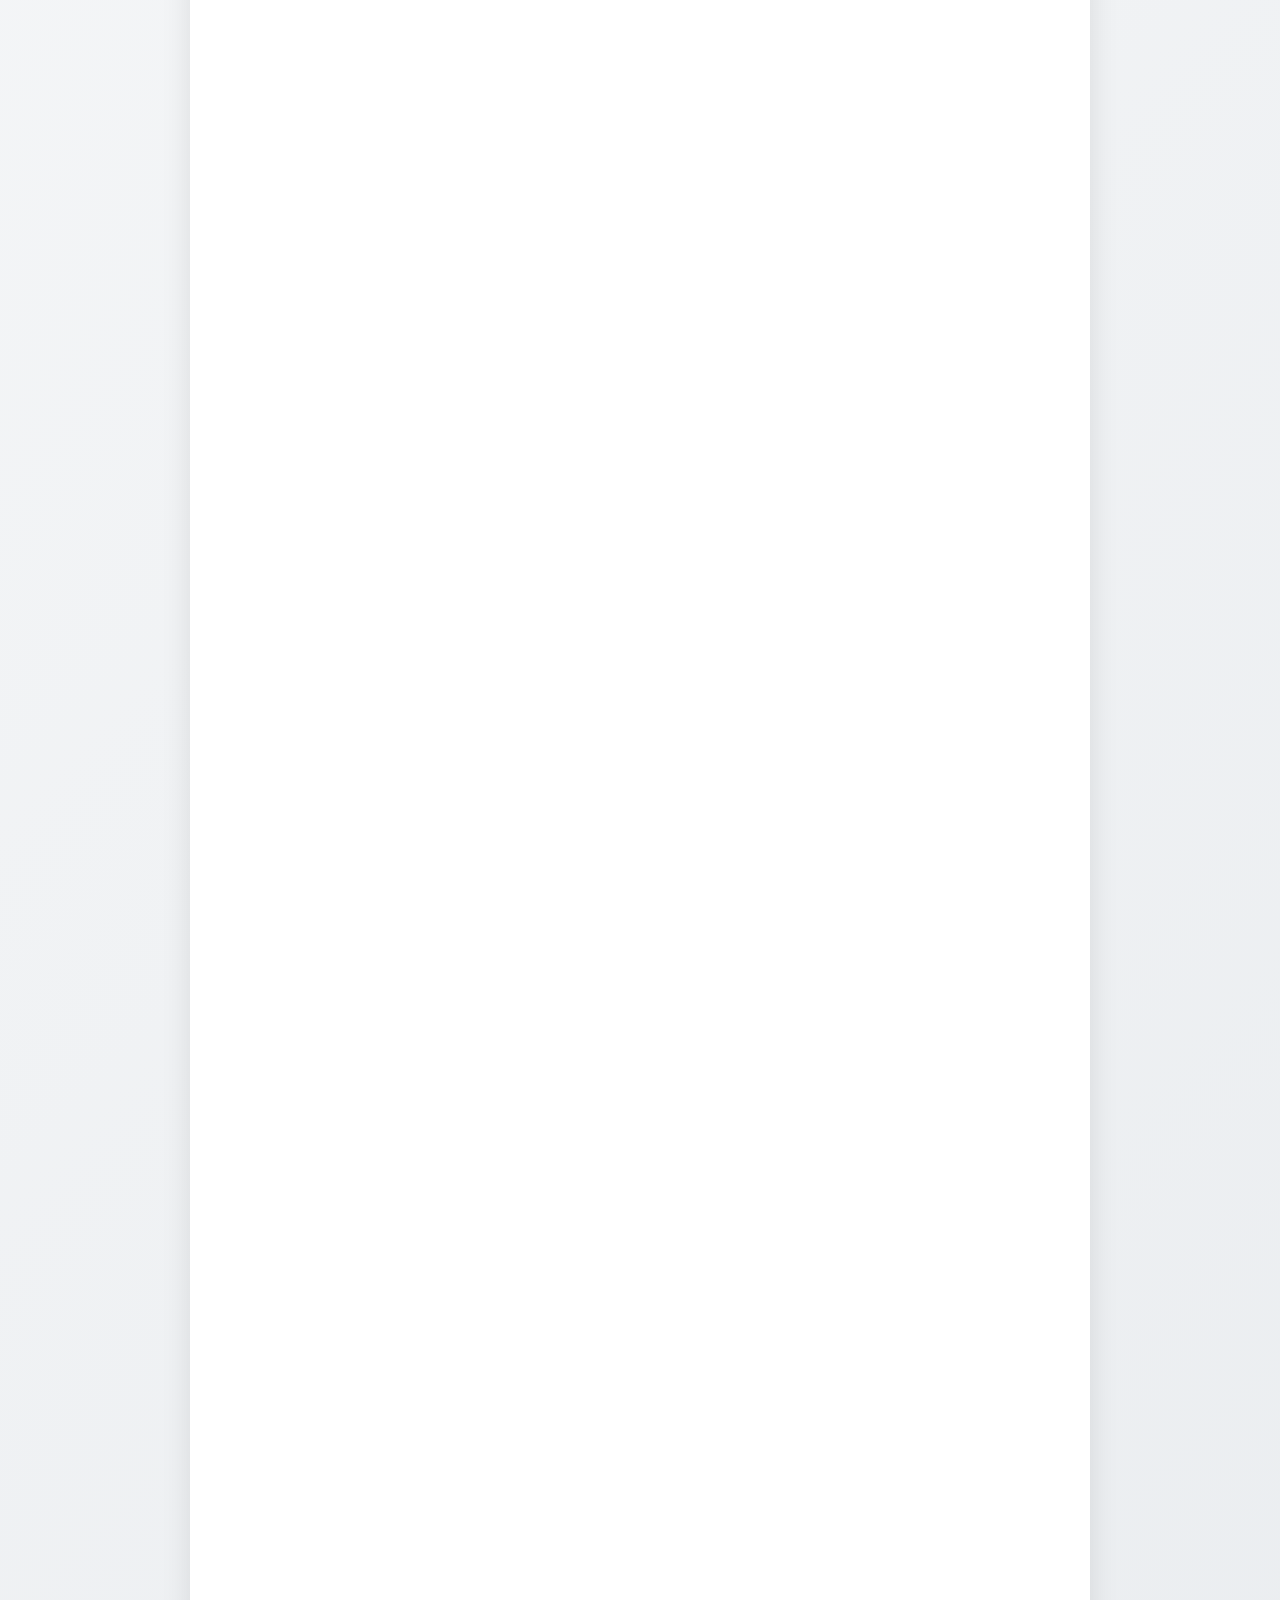
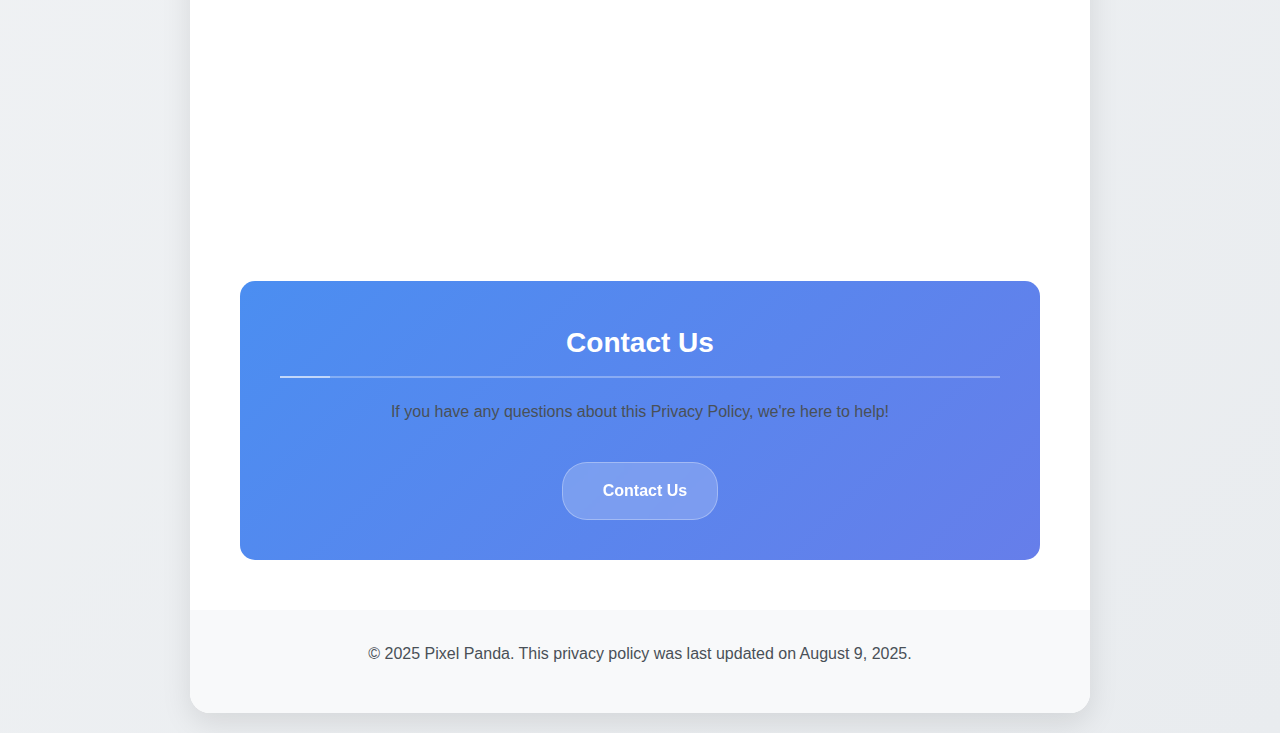
<file: moneymate/privacy-policy.html>
<!DOCTYPE html>
<html lang="en">
<head>
  <meta charset="UTF-8">
  <meta name="viewport" content="width=device-width, initial-scale=1.0">
  <title>Privacy Policy - Pixel Panda</title>
  <link rel="stylesheet" href="https://use.fontawesome.com/releases/v5.8.1/css/all.css" integrity="sha384-50oBUHEmvpQ+1lW4y57PTFmhCaXp0ML5d60M1M7uH2+nqUivzIebhndOJK28anvf" crossorigin="anonymous">
  <style>
    * {
      margin: 0;
      padding: 0;
      box-sizing: border-box;
    }

    body {
      font-family: 'Roboto', 'Segoe UI', Tahoma, Geneva, Verdana, sans-serif;
      background: linear-gradient(135deg, #f8f9fa 0%, #e9ecef 100%);
      color: #2a2a2a;
      line-height: 1.6;
      padding: 20px;
      min-height: 100vh;
    }

    .container {
      max-width: 900px;
      margin: 0 auto;
      background: white;
      border-radius: 20px;
      box-shadow: 0 10px 30px rgba(0, 0, 0, 0.1);
      overflow: hidden;
      position: relative;
      animation: slideIn 0.8s ease-out;
    }

    @keyframes slideIn {
      from {
        opacity: 0;
        transform: translateY(30px);
      }
      to {
        opacity: 1;
        transform: translateY(0);
      }
    }

    .header {
      background: linear-gradient(135deg, #4b8ef1 0%, #667eea 100%);
      color: white;
      padding: 40px 50px;
      text-align: center;
      position: relative;
      overflow: hidden;
    }

    .header::before {
      content: '';
      position: absolute;
      top: -50%;
      left: -50%;
      width: 200%;
      height: 200%;
      background: repeating-linear-gradient(
        45deg,
        transparent,
        transparent 10px,
        rgba(255,255,255,0.05) 10px,
        rgba(255,255,255,0.05) 20px
      );
      animation: headerPattern 20s linear infinite;
    }

    @keyframes headerPattern {
      0% { transform: translateX(-20px) translateY(-20px); }
      100% { transform: translateX(20px) translateY(20px); }
    }

    .back-button {
      position: fixed;
      top: 30px;
      left: 30px;
      background: rgba(75, 142, 241, 0.9);
      border: none;
      border-radius: 50%;
      width: 50px;
      height: 50px;
      display: flex;
      align-items: center;
      justify-content: center;
      cursor: pointer;
      transition: all 0.3s ease;
      backdrop-filter: blur(10px);
      color: white;
      font-size: 18px;
      z-index: 1000;
      box-shadow: 0 4px 12px rgba(75, 142, 241, 0.3);
    }

    .back-button:hover {
      background: rgba(75, 142, 241, 1);
      transform: translateX(-3px) scale(1.05);
      box-shadow: 0 6px 16px rgba(75, 142, 241, 0.4);
    }

    .privacy-icon {
      width: 80px;
      height: 80px;
      background: rgba(255, 255, 255, 0.2);
      border-radius: 50%;
      display: flex;
      align-items: center;
      justify-content: center;
      margin: 0 auto 20px;
      font-size: 36px;
      backdrop-filter: blur(10px);
      z-index: 5;
      position: relative;
    }

    .header h1 {
      font-size: 42px;
      font-weight: 700;
      margin-bottom: 10px;
      z-index: 5;
      position: relative;
    }

    .header p {
      font-size: 18px;
      opacity: 0.9;
      z-index: 5;
      position: relative;
      max-width: 600px;
      margin: 0 auto;
    }

    .content {
      padding: 50px;
      position: relative;
    }

    .table-of-contents {
      background: linear-gradient(135deg, #f8f9fa 0%, #e9ecef 100%);
      border-radius: 15px;
      padding: 30px;
      margin-bottom: 40px;
      border-left: 4px solid #4b8ef1;
    }

    .table-of-contents h3 {
      color: #4b8ef1;
      margin-bottom: 20px;
      font-size: 20px;
      display: flex;
      align-items: center;
      gap: 10px;
    }

    .toc-list {
      list-style: none;
      display: grid;
      grid-template-columns: repeat(auto-fit, minmax(250px, 1fr));
      gap: 10px;
    }

    .toc-list li {
      padding: 10px 15px;
      background: white;
      border-radius: 8px;
      transition: all 0.3s ease;
      border: 1px solid rgba(75, 142, 241, 0.1);
    }

    .toc-list li:hover {
      background: rgba(75, 142, 241, 0.05);
      transform: translateX(5px);
    }

    .toc-list a {
      color: #4b8ef1;
      text-decoration: none;
      font-weight: 500;
      display: flex;
      align-items: center;
      gap: 8px;
    }

    .toc-list a:hover {
      color: #3a76d3;
    }

    .section {
      margin-bottom: 40px;
      scroll-margin-top: 100px;
    }

    h2 {
      font-size: 28px;
      font-weight: 700;
      color: #2a2a2a;
      margin-bottom: 20px;
      padding-bottom: 10px;
      border-bottom: 2px solid #4b8ef1;
      position: relative;
    }

    h2::before {
      content: '';
      position: absolute;
      bottom: -2px;
      left: 0;
      width: 50px;
      height: 2px;
      background: #667eea;
    }

    h3 {
      font-size: 22px;
      font-weight: 600;
      color: #4b8ef1;
      margin: 25px 0 15px 0;
      display: flex;
      align-items: center;
      gap: 10px;
    }

    h4 {
      font-size: 20px;
      font-weight: 600;
      color: #2a2a2a;
      margin: 20px 0 15px 0;
    }

    p {
      font-size: 16px;
      line-height: 1.8;
      margin-bottom: 15px;
      color: #495057;
    }

    ul {
      margin: 20px 0;
      padding-left: 0;
    }

    li {
      list-style: none;
      margin-bottom: 15px;
      padding: 15px;
      background: #f8f9fa;
      border-radius: 10px;
      border-left: 4px solid #4b8ef1;
      transition: all 0.3s ease;
    }

    li:hover {
      background: rgba(75, 142, 241, 0.05);
      transform: translateX(5px);
    }

    li p {
      margin: 0;
    }

    strong {
      color: #4b8ef1;
      font-weight: 600;
    }

    a {
      color: #4b8ef1;
      text-decoration: none;
      font-weight: 500;
      transition: all 0.3s ease;
    }

    a:hover {
      color: #3a76d3;
      text-decoration: underline;
    }

    .highlight-section {
      background: linear-gradient(135deg, rgba(75, 142, 241, 0.1) 0%, rgba(102, 126, 234, 0.05) 100%);
      border-radius: 15px;
      padding: 30px;
      margin: 30px 0;
      border: 1px solid rgba(75, 142, 241, 0.2);
      position: relative;
    }

    .highlight-section::before {
      content: '🔒';
      position: absolute;
      top: -15px;
      left: 30px;
      background: white;
      padding: 10px;
      border-radius: 50%;
      font-size: 20px;
    }

    .contact-section {
      background: linear-gradient(135deg, #4b8ef1 0%, #667eea 100%);
      color: white;
      border-radius: 15px;
      padding: 40px;
      text-align: center;
      margin-top: 40px;
    }

    .contact-section h2 {
      color: white;
      border-bottom: 2px solid rgba(255, 255, 255, 0.3);
    }

    .contact-section h2::before {
      background: rgba(255, 255, 255, 0.5);
    }

    .contact-button {
      display: inline-flex;
      align-items: center;
      gap: 10px;
      background: rgba(255, 255, 255, 0.2);
      color: white;
      padding: 15px 30px;
      border-radius: 25px;
      text-decoration: none;
      font-weight: 600;
      transition: all 0.3s ease;
      margin-top: 20px;
      backdrop-filter: blur(10px);
      border: 1px solid rgba(255, 255, 255, 0.3);
    }

    .contact-button:hover {
      background: rgba(255, 255, 255, 0.3);
      transform: translateY(-2px);
      box-shadow: 0 5px 15px rgba(0, 0, 0, 0.2);
      color: white;
    }

    .footer {
      text-align: center;
      padding: 30px;
      background: #f8f9fa;
      color: #6c757d;
      font-size: 14px;
    }

    .scroll-top {
      position: fixed;
      bottom: 30px;
      right: 30px;
      background: #4b8ef1;
      color: white;
      border: none;
      border-radius: 50%;
      width: 50px;
      height: 50px;
      cursor: pointer;
      transition: all 0.3s ease;
      box-shadow: 0 5px 15px rgba(75, 142, 241, 0.3);
      opacity: 0;
      visibility: hidden;
    }

    .scroll-top.visible {
      opacity: 1;
      visibility: visible;
    }

    .scroll-top:hover {
      background: #3a76d3;
      transform: translateY(-3px);
    }

    @media (max-width: 768px) {
      .header, .content {
        padding: 30px 25px;
      }
      
      .header h1 {
        font-size: 32px;
      }
      
      .toc-list {
        grid-template-columns: 1fr;
      }
      
      h2 {
        font-size: 24px;
      }
      
      .back-button {
        top: 20px;
        left: 20px;
        width: 45px;
        height: 45px;
        font-size: 16px;
      }
    }
  </style>
</head>
<body>
  <button class="back-button" onclick="window.history.back()">
    <i class="fas fa-arrow-left"></i>
  </button>

  <div class="container">
    <div class="header">
      <div class="privacy-icon">
        <i class="fas fa-shield-alt"></i>
      </div>
      <h1>Privacy Policy</h1>
      <p>Your privacy is important to us. This policy describes how we handle your information when you use our services.</p>
    </div>

    <div class="content">
      <div class="table-of-contents">
        <h3><i class="fas fa-list-ul"></i> Table of Contents</h3>
        <ul class="toc-list">
          <li><a href="#interpretation"><i class="fas fa-arrow-right"></i> Interpretation & Definitions</a></li>
          <li><a href="#data-collection"><i class="fas fa-arrow-right"></i> Data Collection</a></li>
          <li><a href="#links"><i class="fas fa-arrow-right"></i> Links to Other Websites</a></li>
          <li><a href="#changes"><i class="fas fa-arrow-right"></i> Policy Changes</a></li>
          <li><a href="#contact"><i class="fas fa-arrow-right"></i> Contact Us</a></li>
        </ul>
      </div>

      <div class="highlight-section">
        <h3><i class="fas fa-info-circle"></i> Quick Summary</h3>
        <p><strong>We respect your privacy.</strong> We don't collect your personal information, and no usage data is tracked when you use our services. Your data stays with you.</p>
      </div>

      <div id="interpretation" class="section">
        <h2>Interpretation and Definitions</h2>
        
        <h3><i class="fas fa-book"></i> Interpretation</h3>
        <p>The words of which the initial letter is capitalized have meanings defined under the following conditions. The following definitions shall have the same meaning regardless of whether they appear in singular or in plural.</p>
        
        <h3><i class="fas fa-list"></i> Definitions</h3>
        <p>For the purposes of this Privacy Policy:</p>
        <ul>
          <li><p><strong>Account</strong> means a unique account created for You to access our Service or parts of our Service.</p></li>
          <li><p><strong>Affiliate</strong> means an entity that controls, is controlled by or is under common control with a party, where "control" means ownership of 50% or more of the shares, equity interest or other securities entitled to vote for election of directors or other managing authority.</p></li>
          <li><p><strong>Application</strong> refers to Moneymate, the software program provided by the Company.</p></li>
          <li><p><strong>Company</strong> (referred to as either "the Company", "We", "Us" or "Our" in this Agreement) refers to Moneymate.</p></li>
          <li><p><strong>Device</strong> means any device that can access the Service such as a computer, a cellphone or a digital tablet.</p></li>
          <li><p><strong>Personal Data</strong> is any information that relates to an identified or identifiable individual.</p></li>
          <li><p><strong>Service</strong> refers to the Application.</p></li>
          <li><p><strong>Service Provider</strong> means any natural or legal person who processes the data on behalf of the Company. It refers to third-party companies or individuals employed by the Company to facilitate the Service, to provide the Service on behalf of the Company, to perform services related to the Service or to assist the Company in analyzing how the Service is used.</p></li>
          <li><p><strong>Usage Data</strong> refers to data collected automatically, either generated by the use of the Service or from the Service infrastructure itself (for example, the duration of a page visit).</p></li>
          <li><p><strong>You</strong> means the individual accessing or using the Service, or the company, or other legal entity on behalf of which such individual is accessing or using the Service, as applicable.</p></li>
        </ul>
      </div>

      <div id="data-collection" class="section">
        <h2>Collecting and Using Your Personal Data</h2>
        
        <h3><i class="fas fa-database"></i> Types of Data</h3>
        
        <h4>Personal Data</h4>
        <div class="highlight-section">
          <p><strong>While using Our Service we don't collect your personal information.</strong></p>
        </div>
        
        <h4>Usage Data</h4>
        <div class="highlight-section">
          <p><strong>No Usage Data is collected when using the Service.</strong></p>
        </div>
      </div>

      <div id="links" class="section">
        <h2>Links to Other Websites</h2>
        <p>Our Service may contain links to other websites that are not operated by Us. If You click on a third party link, You will be directed to that third party's site. We strongly advise You to review the Privacy Policy of every site You visit.</p>
        <p>We have no control over and assume no responsibility for the content, privacy policies or practices of any third party sites or services.</p>
      </div>

      <div id="changes" class="section">
        <h2>Changes to this Privacy Policy</h2>
        <p>We may update Our Privacy Policy from time to time. We will notify You of any changes by posting the new Privacy Policy on this page.</p>
        <p>We will let You know via email and/or a prominent notice on Our Service, prior to the change becoming effective and update the "Last updated" date at the top of this Privacy Policy.</p>
        <p>You are advised to review this Privacy Policy periodically for any changes. Changes to this Privacy Policy are effective when they are posted on this page.</p>
      </div>

      <div id="contact" class="contact-section">
        <h2>Contact Us</h2>
        <p>If you have any questions about this Privacy Policy, we're here to help!</p>
        <a href="https://pixelpanda.dev/contact-us.html" class="contact-button" target="_blank">
          <i class="fas fa-envelope"></i>
          Contact Us
        </a>
      </div>
    </div>

    <div class="footer">
      <p>© 2025 Pixel Panda. This privacy policy was last updated on August 9, 2025.</p>
    </div>
  </div>

  <button class="scroll-top" id="scrollTop">
    <i class="fas fa-arrow-up"></i>
  </button>

  <script>
    // Smooth scrolling for anchor links
    document.querySelectorAll('a[href^="#"]').forEach(anchor => {
      anchor.addEventListener('click', function (e) {
        e.preventDefault();
        const target = document.querySelector(this.getAttribute('href'));
        if (target) {
          target.scrollIntoView({
            behavior: 'smooth',
            block: 'start'
          });
        }
      });
    });

    // Scroll to top button
    const scrollTopBtn = document.getElementById('scrollTop');
    
    window.addEventListener('scroll', () => {
      if (window.pageYOffset > 300) {
        scrollTopBtn.classList.add('visible');
      } else {
        scrollTopBtn.classList.remove('visible');
      }
    });
    
    scrollTopBtn.addEventListener('click', () => {
      window.scrollTo({
        top: 0,
        behavior: 'smooth'
      });
    });

    // Add entrance animation to sections
    const observerOptions = {
      threshold: 0.1,
      rootMargin: '0px 0px -50px 0px'
    };

    const observer = new IntersectionObserver((entries) => {
      entries.forEach(entry => {
        if (entry.isIntersecting) {
          entry.target.style.opacity = '1';
          entry.target.style.transform = 'translateY(0)';
        }
      });
    }, observerOptions);

    document.querySelectorAll('.section').forEach(section => {
      section.style.opacity = '0';
      section.style.transform = 'translateY(20px)';
      section.style.transition = 'opacity 0.6s ease, transform 0.6s ease';
      observer.observe(section);
    });
  </script>
</body>
</html>
</file>
